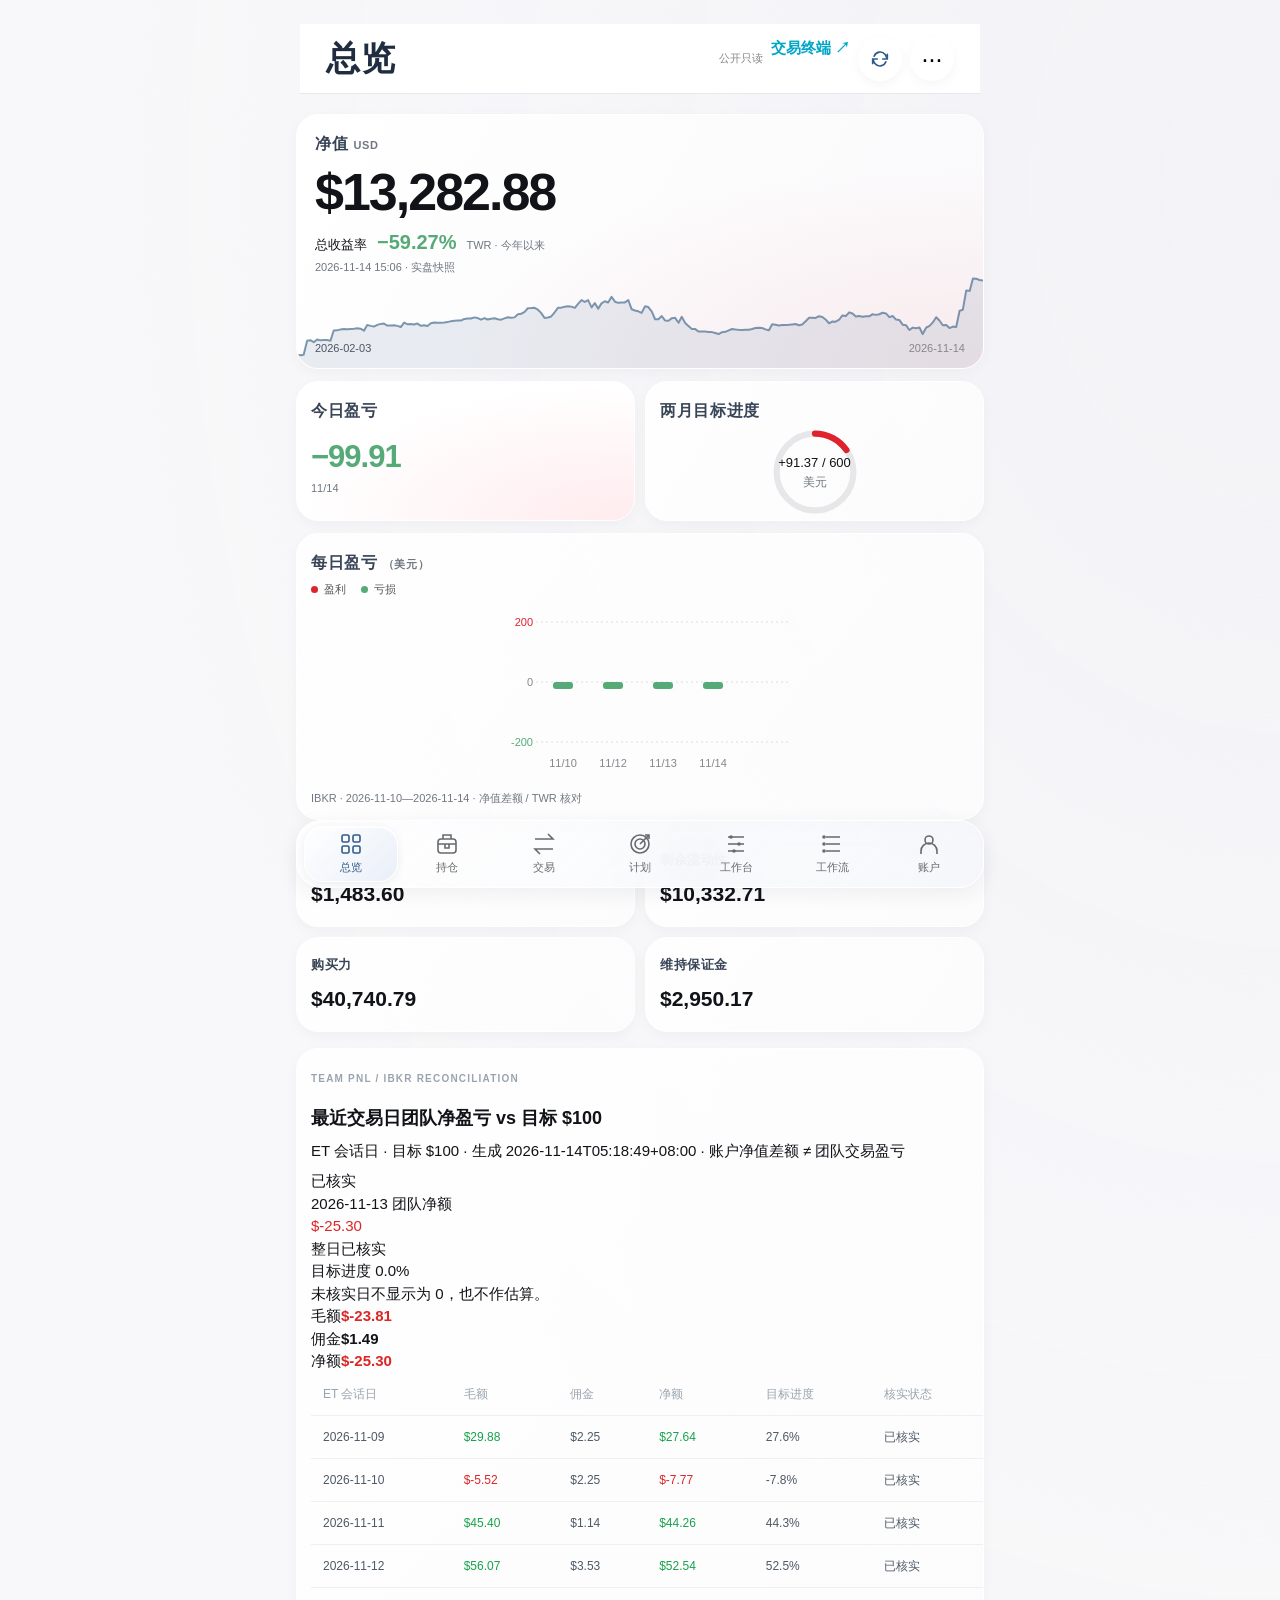
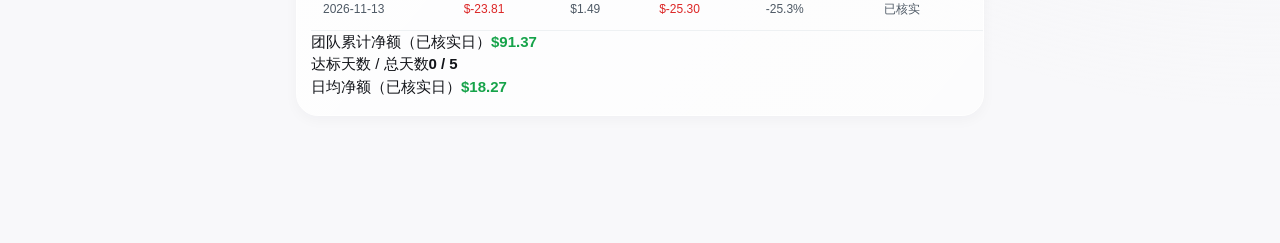
<file: index.html>
<!doctype html>
<html lang="zh-CN">
<head>
  <meta charset="utf-8">
  <meta name="viewport" content="width=device-width,initial-scale=1,viewport-fit=cover">
  <title>IBKR 回本看板</title>
  <link rel="icon" href="data:,">
  <link rel="stylesheet" href="workbench.css">
  <link rel="stylesheet" href="style.css">
  <style>
    .team-pnl-card{margin-top:16px}.team-pnl-table{overflow-x:auto}.team-pnl-row{display:grid;grid-template-columns:1.1fr repeat(3,minmax(92px,1fr)) 76px;gap:10px;align-items:center;padding:10px 0;border-bottom:1px solid #eceef1;font-variant-numeric:tabular-nums}.team-pnl-head{color:#8b96a0;font-size:11px}.team-pnl-row>span:not(:last-child),.team-pnl-row>b{text-align:right}.team-pnl-row>b{text-align:left}.team-pnl-row.unverified{background:#fff9ed}.team-pnl-row.unverified .team-status{color:#a16207}.team-pnl-row.verified .team-status{color:#16803d}.team-status{font-weight:700;font-size:11px}.team-pnl-card .source{margin-top:10px}
    @media(max-width:480px){.team-pnl-row{grid-template-columns:86px repeat(3,92px) 64px;font-size:12px;min-width:500px}.team-pnl-table{overflow-x:auto}}
  </style>
</head>
<body>
  <main>
    <header>
      <h1 id="heading">总览</h1>
      <div class="header-actions">
        <span class="readonly-note">公开只读</span><a href="workbench.html" style="color:#00a6c7;text-decoration:none;font-weight:700">交易终端 ↗</a>
        <button id="refresh" type="button" aria-label="重新加载数据" title="重新加载数据"><svg viewBox="0 0 24 24" aria-hidden="true"><path d="M20 7v5h-5M4 17v-5h5M5.6 9a7 7 0 0 1 12-2L20 12M4 12l2.4 5a7 7 0 0 0 12-2"/></svg></button>
        <button id="more" aria-label="查看账户">···</button>
      </div>
    </header>

    <section id="overview" class="page">
      <article class="card nav-card"><svg id="nav-curve" viewBox="0 0 340 150" preserveAspectRatio="none" role="img" aria-label="今年以来每日净值曲线"></svg><div class="label">净值 <small>USD</small></div><strong id="nav">—</strong><div class="return-row">总收益率 <strong id="total-return"></strong><small>TWR · 今年以来</small></div><div class="source" id="nav-source"></div><div class="between" id="history-range"></div></article>
      <div class="pair"><article class="card today"><div class="label">今日盈亏</div><strong id="pnl">—</strong><small id="pnl-date"></small></article><article class="card goal"><div class="label">两月目标进度</div><div class="ring"><svg viewBox="0 0 120 120"><circle cx="60" cy="60" r="49"/><circle id="ring-progress" cx="60" cy="60" r="49"/></svg><div><b id="goal-value">— / 600</b><small>美元</small></div></div></article></div>
      <article class="card chart-card"><div class="label">每日盈亏 <small>（美元）</small></div><div class="legend"><i class="red"></i>盈利 <i class="green"></i>亏损</div><div id="daily-chart"><div id="bubble" hidden></div><svg id="bars" viewBox="0 0 340 180" aria-label="每日盈亏柱状图"></svg></div><p class="source" id="daily-source"></p></article>
      <div id="overview-metrics" class="pair"></div>
      <section id="team-pnl" class="card team-pnl-card team-pnl-workbench" aria-labelledby="team-pnl-heading"><div class="team-pnl-heading"><div><span class="kicker">TEAM PNL / IBKR RECONCILIATION</span><h2 id="team-pnl-heading">最近交易日团队净盈亏 vs 目标 $100</h2><p id="team-pnl-subtitle">数据加载中</p></div><span id="team-pnl-badge" class="badge">只读</span></div><div id="team-pnl-hero"></div><div id="team-pnl-days" class="team-pnl-days"></div><div id="team-pnl-cumulative" class="team-pnl-cumulative"></div></section>
    </section>

    <section id="holdings" class="page" hidden><div class="section-heading">持仓快照 <small>账户数据截至 2026-11-10</small></div><div id="positions"></div></section>
    <section id="trades" class="page" hidden><div class="section-heading">最近成交 <small id="trade-count"></small></div><p class="source">北京时间（UTC+8）· USD · 分笔成交完整保留</p><div id="executions"></div><button id="trade-more" class="load-more">更多 · 查看更早成交</button><div id="older-executions"></div><p id="trade-source" class="source"></p></section>
    <section id="plan" class="page" hidden><div class="section-heading">今日交易计划 <small id="plan-date"></small></div><div id="trade-cards" class="pair"></div><div class="section-heading">六个月回本计划 <small>2026/11/10–2027/05/10</small></div><article class="card" id="plan6m"></article><details><summary>旧两月计划 · 已并入新计划（存档）</summary><div class="section-heading">两月计划 <small id="plan2000-status">已并入新计划</small></div><article class="card progress-card"><div class="progress-track"><div id="progress-fill"></div></div><div class="between"><span id="plan-progress">收益未录入</span><span>目标日期 12/30</span></div><h2>基准 $300–600</h2><p>挑战 $2,000 <span class="muted">· 1R = $30</span></p></article><div class="section-heading">周里程碑</div><article class="card" id="weeks"></article></details></section>

    <section id="workbench" class="page" hidden>
      <div class="wb-banner"><div><span class="eyebrow">TRADE JOURNAL / READ-ONLY</span><h2>交易工作台</h2><p>账户表现、交易节奏与风控资料集中在一个只读页面。</p></div><span class="readonly">只读</span></div>
      <p class="wb-local-note">交易台（行情/下单票/风控）只在本机运行：启动 D:\AI_WORK\codex_workspace\ibkr\workbench_v3\start_workbench.cmd 后打开本机地址</p>
      <div id="wb-status" role="status"></div><div id="wb-kpis" class="kpis"></div>
      <div class="charts"><section class="card radar-card"><div class="card-head"><div><span class="kicker">PERFORMANCE</span><h3>综合评分</h3></div><span class="hint">ⓘ</span></div><div id="wb-radar"></div><p class="footnote">各项按 0–100 归一化；资料不足的维度不计入综合分。</p></section><section class="card"><div class="card-head"><div><span class="kicker">ACCOUNT VALUE</span><h3>累计净值曲线</h3></div><span class="hint">ⓘ</span></div><div id="wb-navchart" class="chart"></div><div class="chart-divider"></div><div class="small-head">相对回撤 <span>按历史净值峰值计算</span></div><div id="wb-drawdown" class="drawdown"></div><p class="footnote">净值含资金流，不等同于投资收益。</p></section><section class="card"><div class="card-head"><div><span class="kicker">DAILY PERFORMANCE</span><h3>每日净盈亏</h3></div><span class="hint">ⓘ</span></div><div id="wb-dailychart" class="chart daily"></div><p class="footnote">账户口径 · 净值差额 / TWR 核对；空缺为待更新。</p></section></div>
      <div class="progress-grid"><section class="card" id="wb-recovery"><div class="card-head"><div><span class="kicker">SIX-MONTH PLAN</span><h3>六个月回本进度</h3></div><span class="hint">目标 $17,989</span></div><div id="wb-recovery-content"></div></section><section class="card" id="wb-risk"><div class="card-head"><div><span class="kicker">RISK MANAGEMENT</span><h3>风控状态</h3></div><span id="wb-risk-badge"></span></div><div id="wb-risk-content"></div></section></div>
      <div class="bottom-grid"><section class="card" id="wb-calendar"><div class="card-head"><div><span class="kicker">TRADING CALENDAR</span><h3 id="wb-month-title"></h3></div><div class="month-controls"><button id="wb-prev" aria-label="上个月">‹</button><button id="wb-next" aria-label="下个月">›</button></div></div><div id="wb-calendar-content"></div></section><section class="card" id="wb-tonight"><div class="card-head"><div><span class="kicker">ACTIVITY</span><h3>团队已平仓交易</h3></div><span class="hint">与“交易”页明细互补</span></div><div id="wb-recent"></div><div id="wb-trade-stats" class="footnote"></div></section></div>
      <section class="card detail" id="wb-plan"><div class="card-head"><div><span class="kicker">TRADE PLAN</span><h3>今晚计划</h3></div></div><div id="wb-tonight-content" class="scroll"></div></section>
      <section class="card detail" id="wb-holdings"><div class="card-head"><div><span class="kicker">POSITIONS</span><h3>原有持仓 <span class="readonly">只读 · 不动</span></h3></div></div><div id="wb-holdings-content" class="scroll"></div></section>
      <section class="card detail" id="wb-team"><div class="card-head"><div><span class="kicker">WORKFLOW</span><h3>团队分工与定时任务</h3></div></div><div class="team-grid"><div><h4>团队分工</h4><div class="people"><div><b>卡卡</b><span>总协调 / 审批挂单</span></div><div><b>短线分析</b><span>技术面关键位</span></div><div><b>消息面</b><span>催化剂新闻</span></div><div><b>风控</b><span>仓位与止损纪律</span></div><div><b>盯盘</b><span>价位提醒</span></div><div><b>Codex 管家</b><span>插件取数、看板更新</span></div></div></div><div><h4>定时任务 <small>上海时间</small></h4><div class="timeline"><p><b>08:00</b> 隔夜结果汇报</p><p><b>08:30</b> 插件同步</p><p><b>21:00</b> 插件同步</p><p><b>22:40</b> 开盘安排</p></div><p class="footnote">计划时间，不代表任务已启用。</p></div></div></section>
    </section>

<section id="workflow" class="page" hidden><div class="section-heading">操作工作流 <small>只读看板 SOP</small></div><div class="pair workflow-summary"><article class="card"><div class="label">数据边界</div><p>公开站只展示已同步的账户、成交、计划与风控记录，不提供行情、登录或交易接口。</p><p>所有未核实值保持“待更新”，不以 0 或估算值替代。</p></article><article class="card"><div class="label">节奏 · 北京时间</div><p>交易日约 20:00 开始夜盘值守，成交即时报；盘前、收盘后同步看板。</p><p>每天 08:30 私聊日报；周六周复盘代替早报。</p></article></div><div class="section-heading">七步时间线</div><div class="workflow-timeline"><article class="card workflow-step"><span class="step-number">1</span><h2>盘前研究与计划</h2><ul><li>候选与风险假设由团队研究后汇总，形成当日只读计划记录。</li><li>2026-10-30 至 2026-12-30：基准 $300–600，挑战 $2,000；1R = $30。</li><li>只统计团队经 CEO 核准后记录的成交；用户本人交易不计入两月进度。</li></ul><button data-goto="plan">查看今日交易计划 →</button></article><article class="card workflow-step"><span class="step-number">2</span><h2>会话与数据</h2><ul><li>公开页不承载账户登录、挑战码、行情或交易会话。</li><li>看板只读取已生成的 JSON 快照，并保留数据更新时间。</li><li>会话或数据不健康时，页面只显示状态，不推断结果。</li></ul></article><article class="card workflow-step"><span class="step-number">3</span><h2>核准记录</h2><ul><li>计划、成交与风控记录按既定审批流程留痕。</li><li>公开页面不包含交易接口、提交动作或可执行控件。</li><li>每晚最多 2 笔；日亏损上限 $60；长期持仓 QQQ 与 GOOGL 保持不动。</li></ul></article><article class="card workflow-step"><span class="step-number">4</span><h2>盘中值守</h2><ul><li>交易日约 20:00（北京时间）开始夜盘值守；成交或故障立刻汇报。</li><li>盈利与风险变化在本地工作流中记录，公开站只展示结果。</li></ul></article><article class="card workflow-step"><span class="step-number">5</span><h2>看板同步</h2><ul><li>盘前、收盘后同步净值、持仓和盈亏到回本页。</li><li>同步任务只更新现有 JSON 与合并后的 index.html 数据模块。</li></ul></article><article class="card workflow-step"><span class="step-number">6</span><h2>盘后复盘</h2><ul><li>对照计划与实际成交；已实现盈亏按标的拆开看来源。</li><li>每天 08:30 私聊汇报账户结果和计划进度；周六由周复盘代替早报。</li></ul><button data-goto="trades">查看最近成交 →</button><button data-goto="account" data-target="source-card">查看盈亏来源 / 复盘 →</button></article><article class="card workflow-step"><span class="step-number">7</span><h2>每周复盘</h2><ul><li>周六用周复盘代替早报。</li><li>历史账单复盘：1x 正股历史胜率较好；主要亏损来自 2x ETF 追高与死扛。历史复盘不代表当前胜率。</li></ul><button data-goto="account" data-target="legacy-review">查看旧版账单复盘 →</button></article></div></section>
    <section id="account" class="page" hidden><div class="section-heading">账户指标 <small>USD</small></div><article class="card" id="account-metrics"></article><div class="section-heading">分析亏损和盈利来源</div><article class="card" id="source-card"><p class="source">IBKR 今年以来成交 · 按标的汇总券商已实现盈亏；不含未实现盈亏，不等同账户总收益。</p><p class="src-net">已实现净额 <b id="source-total">—</b></p><h3 class="donut-title">盈利来源</h3><div class="donut-wrap"><svg id="profit-donut" class="src-donut" viewBox="0 0 120 120" role="img" aria-label="已实现盈利来源环形图"></svg><div class="donut-center"><small>盈利合计</small><b id="profit-total">—</b></div></div><div id="profit-legend" class="src-legend"></div><h3 class="donut-title">亏损来源</h3><div class="donut-wrap"><svg id="loss-donut" class="src-donut" viewBox="0 0 120 120" role="img" aria-label="已实现亏损来源环形图"></svg><div class="donut-center"><small>亏损合计</small><b id="loss-total">—</b></div></div><div id="loss-legend" class="src-legend"></div><button id="source-more" class="load-more" aria-expanded="false">更多 · 查看全部标的明细</button><div id="source-detail" hidden><h2>已实现亏损来源</h2><div id="loss-sources"></div><h2>已实现盈利来源</h2><div id="profit-sources"></div></div><details id="legacy-review"><summary>旧版账单复盘</summary><p>旧版记录：1x 正股（META / GOOG / TSLA / DELL）历史胜率高；主要亏损来自 2x ETF 追高与死扛。</p><p class="source">恢复自 site_bak_redo/index.html 的账单教训与已实现来源模块。属于历史复盘，不代表当前胜率；上方数值已用本次真实成交更新。</p></details></article></section>
    <p id="status" role="status"></p><div id="refresh-toast" role="status" aria-live="polite" hidden></div>
  </main>
  <nav class="tabs" aria-label="主导航"><button data-page="overview" aria-selected="true"><svg viewBox="0 0 24 24"><rect x="3" y="3" width="7" height="7" rx="1.5"/><rect x="14" y="3" width="7" height="7" rx="1.5"/><rect x="3" y="14" width="7" height="7" rx="1.5"/><rect x="14" y="14" width="7" height="7" rx="1.5"/></svg>总览</button><button data-page="holdings"><svg viewBox="0 0 24 24"><rect x="3" y="7" width="18" height="14" rx="3"/><path d="M8 7V3h8v4M3 12h18M10 12v4h4v-4"/></svg>持仓</button><button data-page="trades"><svg viewBox="0 0 24 24"><path d="M3 7h18l-5-5M21 17H3l5 5"/></svg>交易</button><button data-page="plan"><svg viewBox="0 0 24 24"><circle cx="12" cy="12" r="9"/><circle cx="12" cy="12" r="5"/><path d="m12 12 9-9M17 3h4v4"/></svg>计划</button><button data-page="workbench"><svg viewBox="0 0 24 24"><path d="M4 5h16M4 12h16M4 19h16"/><circle cx="7" cy="5" r="1"/><circle cx="15" cy="12" r="1"/><circle cx="10" cy="19" r="1"/></svg>工作台</button><button data-page="workflow"><svg viewBox="0 0 24 24"><path d="M5 5h14M5 12h14M5 19h14"/><circle cx="3" cy="5" r="1"/><circle cx="3" cy="12" r="1"/><circle cx="3" cy="19" r="1"/></svg>工作流</button><button data-page="account"><svg viewBox="0 0 24 24"><circle cx="12" cy="8" r="4"/><path d="M4 22v-3a8 8 0 0 1 16 0v3"/></svg>账户</button></nav>
  <script src="app.js"></script><script src="workbench.js"></script>
</body>
</html>
</file>
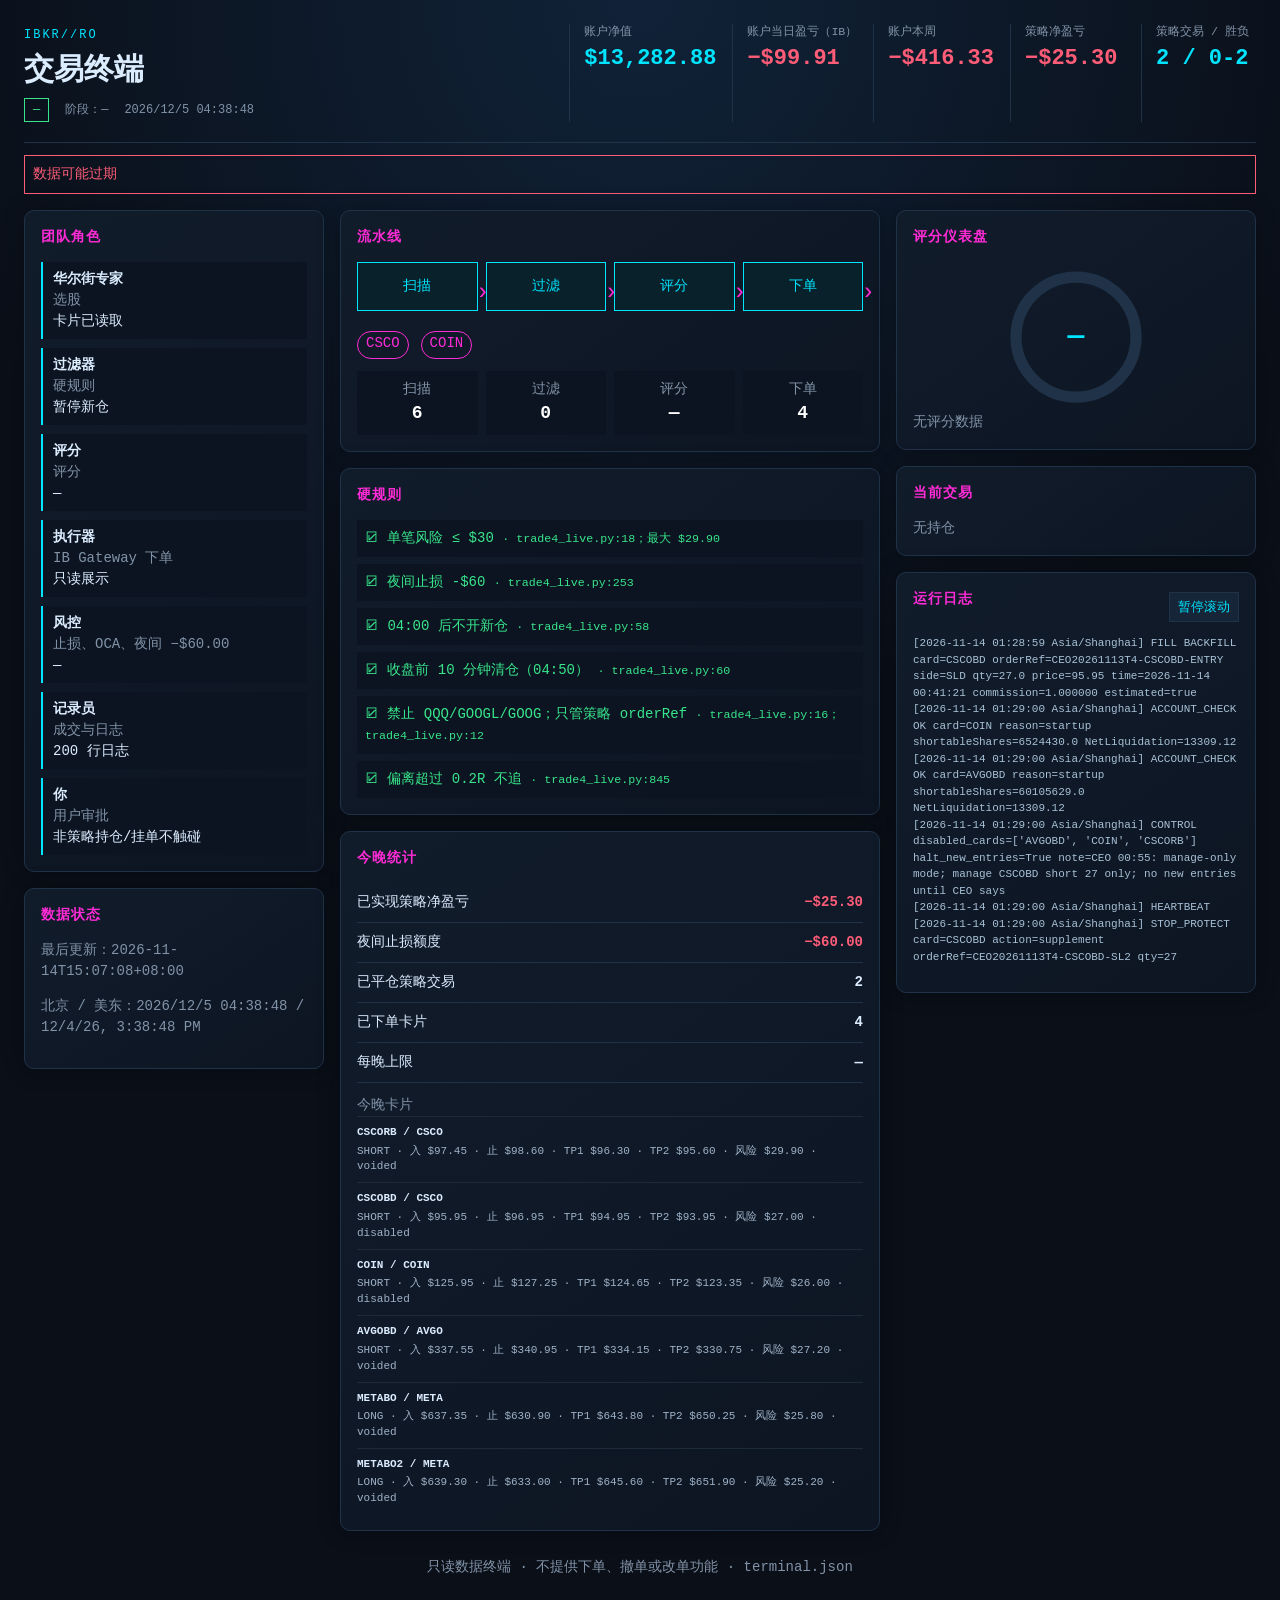
<file: workbench.html>
<!doctype html><html lang="zh-CN"><head><meta charset="utf-8"><meta name="viewport" content="width=device-width,initial-scale=1"><title>交易终端 · IBKR</title><link rel="stylesheet" href="workbench_v2.css"></head><body><main><header class="top"><div><span class="logo">IBKR//RO</span><h1>交易终端</h1><div class="sub"><span id="runnerStatus">—</span><span id="phase">阶段：—</span><span id="clock">—</span></div></div><div class="headline"><div><small>账户净值</small><b id="nav">—</b></div><div><small>账户当日盈亏（IB）</small><b id="today">—</b></div><div><small>账户本周</small><b id="week">—</b></div><div><small>策略净盈亏</small><b id="strategyNet">—</b></div><div><small>策略交易 / 胜负</small><b id="stats">—</b></div></div></header><div id="stale" class="stale" hidden>数据可能过期</div><section class="grid"><aside><section class="panel"><h2>团队角色</h2><div id="roles" class="roles"></div></section><section class="panel"><h2>数据状态</h2><p class="muted">最后更新：<span id="updated">—</span></p><p class="muted">北京 / 美东：<span id="tz">—</span></p></section></aside><section class="center"><section class="panel"><h2>流水线</h2><div id="pipeline" class="pipeline"></div><div id="counts" class="counts"></div></section><section class="panel"><h2>硬规则</h2><div id="rules" class="rules"></div></section><section class="panel"><h2>今晚统计</h2><div id="tonight"></div><div id="cards" class="card-list"></div></section></section><aside><section class="panel"><h2>评分仪表盘</h2><div class="score"><svg viewBox="0 0 120 120"><circle cx="60" cy="60" r="48" class="track"></circle><circle id="scoreArc" cx="60" cy="60" r="48" class="arc"></circle></svg><b id="score">—</b></div><div id="scoreItems" class="score-items"></div></section><section class="panel"><h2>当前交易</h2><div id="trade">—</div></section><section class="panel log-panel"><div class="log-head"><h2>运行日志</h2><button id="pause">暂停滚动</button></div><pre id="logs">—</pre></section></aside></section><footer>只读数据终端 · 不提供下单、撤单或改单功能 · <span id="source">terminal.json</span></footer></main><script src="workbench_v2.js"></script></body></html>
</file>
<file: workbench.css>
:root{font-family:Inter,-apple-system,BlinkMacSystemFont,"Microsoft YaHei",sans-serif;color:#202733;background:#f5f7f9;font-size:14px}*{box-sizing:border-box}body{margin:0}a{color:inherit;text-decoration:none}.sidebar{position:fixed;inset:0 auto 0 0;width:205px;background:#fff;border-right:1px solid #e5e9ee;display:flex;flex-direction:column;z-index:2}.brand{height:69px;display:flex;align-items:center;gap:10px;padding:0 22px;font-weight:750;border-bottom:1px solid #edf0f2}.brand-icon{font-size:26px;color:#16a34a}.sidebar nav{padding:17px 10px;display:grid;gap:4px}.sidebar nav a{height:44px;display:flex;align-items:center;gap:12px;padding:0 13px;color:#77818e;border-radius:8px;font-size:16px}.sidebar nav a span{font-size:14px}.sidebar nav a:hover,.sidebar nav a.active{background:#eaf7ee;color:#15803d;font-weight:650}.sidebar-foot{margin-top:auto;padding:22px;color:#9aa3ad;font-size:12px;line-height:2;border-top:1px solid #edf0f2}.sidebar-foot a{color:#4a7660}.shell{margin-left:205px}header{height:70px;padding:0 26px;background:#fff;border-bottom:1px solid #e5e9ee;display:flex;align-items:center;justify-content:space-between}h1,h2,h3,h4,p{margin:0}h1{font-size:18px;margin-top:3px}.eyebrow,.kicker{font-size:10px;font-weight:700;letter-spacing:.12em;color:#9aa4ae}.header-right{display:flex;align-items:center;gap:9px;color:#87919d;font-size:12px}.live-dot{width:7px;height:7px;background:#16a34a;border-radius:50%}.readonly,.period{border:1px solid #e2e8e5;border-radius:6px;padding:6px 9px;font-size:11px;color:#63836f;background:#f6faf7}main{padding:23px 25px 40px;max-width:1800px;margin:auto}.section-top{display:flex;align-items:end;justify-content:space-between;margin-bottom:17px}.section-top h2{font-size:20px}.section-top p{font-size:12px;color:#98a2ad;margin-top:5px}.period{color:#87919d;background:#fff}.kpis{display:grid;grid-template-columns:repeat(5,minmax(0,1fr));gap:12px}.card,.kpi{background:#fff;border:1px solid #e6eaed;border-radius:11px;box-shadow:0 2px 8px rgba(24,39,52,.035)}.kpi{padding:17px;min-height:145px;min-width:0}.label{font-size:11px;color:#8a96a1;letter-spacing:.04em}.kpi strong{display:block;font-size:24px;margin:15px 0 6px;letter-spacing:-.03em}.kpi small,.muted,.footnote{font-size:11px;color:#98a2ad;line-height:1.6}.green{color:#16a34a}.red{color:#dc2626}.blue{color:#1795d4}.kpi-flex{display:flex;align-items:center;gap:12px;margin-top:12px}.ring{width:68px;height:68px;flex:none}.ring text{font-size:14px;font-weight:700;fill:#28303b}.charts{display:grid;grid-template-columns:1fr 1fr 1fr;gap:12px;margin-top:12px}.card{padding:18px;min-width:0}.card-head{display:flex;justify-content:space-between;align-items:flex-start;gap:10px;margin-bottom:15px}.card-head h3{font-size:15px;margin-top:5px}.hint{color:#a3adb7;font-size:11px}.chart svg,.drawdown svg,#radar svg{display:block;width:100%;height:100%}.chart{height:205px}.daily{height:290px}.drawdown{height:72px}.chart-divider{height:1px;background:#eef1f3;margin:12px 0}.small-head{font-size:10px;color:#98a2ad;letter-spacing:.05em}.small-head span{float:right;letter-spacing:0}.footnote{margin-top:10px}#radar{height:290px}.progress-grid{display:grid;grid-template-columns:2fr 1fr;gap:12px;margin-top:12px}.progress-main{display:flex;justify-content:space-between;align-items:end;margin:12px 0}.progress-main strong{font-size:23px}.progress-main span{color:#98a2ad;font-size:12px}.bar{height:7px;background:#edf1f3;border-radius:10px;overflow:hidden;margin:9px 0}.bar i{display:block;height:100%;background:#16a34a;border-radius:10px}.bar.redbar i{background:#dc2626}.milestones{display:grid;grid-template-columns:repeat(6,1fr);gap:5px;margin:16px 0}.milestones div{border-left:2px solid #e6ece9;padding-left:8px;color:#8b96a0;font-size:10px}.milestones b{display:block;color:#56616d;margin-top:5px;font-size:11px}.progress-pairs{display:flex;gap:30px;margin-top:12px;font-size:12px;color:#8b96a0}.progress-pairs b{color:#28303b;margin-left:5px}.risk-row{margin:15px 0}.risk-row div{display:flex;justify-content:space-between;font-size:12px}.badge{border-radius:5px;padding:5px 8px;font-size:11px;background:#eaf7ee;color:#16a34a}.badge.bad{background:#fdf0f0;color:#dc2626}.bottom-grid{display:grid;grid-template-columns:2fr 1fr;gap:12px;margin-top:12px}.month-controls{display:flex;gap:5px}.month-controls button{width:44px;height:44px;border:1px solid #e8edef;border-radius:7px;background:#fff;color:#6e7985;font-size:20px;cursor:pointer}.calendar-grid{display:grid;grid-template-columns:repeat(7,minmax(0,1fr)) 74px;gap:4px}.weekday{font-size:11px;color:#98a2ad;padding:6px}.day,.week-total{min-height:65px;background:#f8fafb;border-radius:5px;padding:7px;font-size:11px;color:#99a3ad}.day.win{background:#e6f5e9}.day.loss{background:#fceaea}.day b,.week-total b{display:block;margin-top:6px;font-size:11px}.day small,.week-total small{display:block;font-size:10px;margin-top:3px}.week-total{text-align:right;background:#fff}.recent-row{display:grid;grid-template-columns:48px 1fr auto;gap:8px;align-items:center;padding:11px 0;border-bottom:1px solid #f0f2f4;font-size:12px}.pill{font-size:10px;font-weight:700;border-radius:5px;padding:5px;text-align:center;background:#eaf7ee;color:#16a34a}.pill.loss{background:#fceaea;color:#dc2626}.recent-row small{display:block;color:#a0aab4;margin-top:3px}.recent-amount{text-align:right}.detail{margin-top:12px}.scroll{overflow:auto}table{width:100%;border-collapse:collapse;min-width:680px;font-size:12px}td,th{text-align:left;padding:12px;border-bottom:1px solid #eef1f3;vertical-align:top}th{color:#9aa4ae;font-weight:500}td{color:#4e5965}.team-grid{display:grid;grid-template-columns:2fr 1fr;gap:35px}h4{font-size:13px;margin:8px 0 15px}h4 small{color:#a0aab4;font-weight:400}.people{display:grid;grid-template-columns:repeat(3,1fr);gap:10px}.people div{background:#f8fafb;padding:12px;border-radius:7px}.people b,.people span{display:block;font-size:12px}.people span{color:#98a2ad;margin-top:6px}.timeline{border-left:2px solid #d8eee0;padding-left:18px}.timeline p{padding:6px 0;color:#6d7883;font-size:12px}.timeline b{color:#16a34a;margin-right:10px}.mobile-nav{display:none}#status:not(:empty){padding:12px;color:#dc2626}svg text{font-family:inherit}.empty{color:#a2abb5;font-size:12px;padding:20px 0}@media(max-width:1100px){.charts{grid-template-columns:repeat(2,1fr)}.charts .card:last-child{grid-column:span 2}.daily{height:220px}.kpis{grid-template-columns:repeat(3,1fr)}}@media(max-width:767px){.sidebar{display:none}.shell{margin:0}header{height:66px;padding:0 16px}.eyebrow{font-size:9px}.header-right{font-size:10px}.header-right .readonly{display:none}main{padding:20px 12px 90px}.kpis{grid-template-columns:repeat(2,minmax(0,1fr));gap:9px}.kpi{padding:14px;min-height:140px}.kpi strong{font-size:21px}.charts,.progress-grid,.bottom-grid{grid-template-columns:1fr;gap:10px;margin-top:10px}.charts .card:last-child{grid-column:auto}.card{padding:15px}.chart{height:205px}.daily{height:230px}#radar{height:270px}.milestones{grid-template-columns:repeat(3,1fr);row-gap:14px}.calendar-grid{grid-template-columns:repeat(7,minmax(0,1fr)) 46px;gap:2px}.day,.week-total{min-height:58px;padding:4px;font-size:10px;overflow:hidden}.day b,.week-total b{font-size:9px}.weekday{padding:3px;font-size:10px}.team-grid{grid-template-columns:1fr;gap:15px}.people{grid-template-columns:repeat(2,1fr)}.mobile-nav{display:flex;position:fixed;bottom:0;left:0;right:0;height:68px;background:#fff;border-top:1px solid #e5eaed;z-index:3;justify-content:space-around;padding-bottom:env(safe-area-inset-bottom)}.mobile-nav a{display:flex;min-width:55px;min-height:44px;align-items:center;justify-content:center;flex-direction:column;gap:3px;font-size:17px;color:#84909a}.mobile-nav a:first-child{color:#16a34a}.mobile-nav span{font-size:10px}}
/* 2026-11-13 reconciliation: numeric columns use tabular figures and retain horizontal scrolling on narrow screens. */
.team-pnl-workbench,.team-day-table{font-variant-numeric:tabular-nums}
</file>
<file: style.css>
:root{--red:#df232e;--green:#56aa77;--blue:#3478ed;--muted:#85878b;--ink:#111318}*{box-sizing:border-box;min-width:0}body{margin:0;background:radial-gradient(at 100% 10%,#f3f3f7,transparent 65%),#f8f8fa;color:var(--ink);font:15px/1.5 -apple-system,BlinkMacSystemFont,"Segoe UI","Microsoft YaHei","PingFang SC",sans-serif}main{max-width:720px;margin:auto;padding:30px 16px 115px}header{display:flex;align-items:center;justify-content:space-between;margin:0 4px 20px}h1{font-size:34px;line-height:1.2;margin:0;letter-spacing:1px}button{font:inherit;cursor:pointer}header button{border:1px solid white;background:#ffffffa8;box-shadow:0 4px 12px #2020300a;border-radius:50%;width:42px;height:42px;font-size:25px;line-height:20px}h2{font-size:18px;margin:16px 0 3px}p{margin:8px 0}.card{background:linear-gradient(130deg,#ffffffed,#ffffffa0);border:1px solid #fff;border-radius:22px;padding:17px 14px;margin:12px 0;box-shadow:0 4px 14px #25253709;overflow:hidden}.label{font-size:16px;color:#4d4f53}.nav-card{height:210px;padding:20px;position:relative;background:radial-gradient(ellipse at 96% 95%,#f7e4e7aa,transparent 55%),linear-gradient(120deg,#fff,#faf9fb)}.nav-card>strong{display:block;font-size:52px;letter-spacing:-2px;line-height:1.25;margin-top:13px;font-weight:650}.source,small{font-size:11px;color:var(--muted)}.nav-foot{display:flex;justify-content:space-between;font-size:11px;color:var(--muted);margin-top:18px}.pair{display:grid;grid-template-columns:1fr 1fr;gap:10px}.pair>.card{margin:0}.today,.goal{height:154px}.today{background:radial-gradient(ellipse at 95% 100%,#ffe5e8bb,transparent 70%),#fff}.today>strong{display:block;font-size:31px;letter-spacing:-1px;margin-top:20px;line-height:1.2}.today>small{display:block;margin-top:5px}.profit{color:var(--red)}.loss{color:var(--green)}.ring{width:106px;height:106px;margin:2px auto 0;position:relative}.ring svg{width:100%;height:100%;transform:rotate(-90deg)}.ring circle{fill:none;stroke:#e7e7e9;stroke-width:8}.ring #ring-progress{stroke:var(--red);stroke-linecap:round;stroke-dasharray:0 308}.ring>div{position:absolute;inset:0;display:flex;flex-direction:column;align-items:center;justify-content:center}.ring b{font-size:15px;font-weight:500}.ring small{font-size:12px}.chart-card{margin-top:12px;padding-bottom:12px}.legend{display:flex;align-items:center;gap:6px;font-size:11px;color:#555;margin-top:6px}.legend i{width:7px;height:7px;border-radius:50%}.legend .green{margin-left:9px}.red{background:var(--red)}.green{background:var(--green)}#daily-chart{position:relative;margin-top:4px}#bars{width:100%;display:block;overflow:visible}#bars text{font:11px sans-serif;fill:#85878b}#bars .bar{cursor:pointer;transition:opacity .2s,transform .2s}#bars.selected .bar{opacity:.2}#bars.selected .bar.active{opacity:1}#bubble{position:absolute;z-index:2;left:50%;top:0;transform:translateX(-50%);background:#fff;padding:6px 12px;border-radius:12px;box-shadow:0 4px 15px #0001;font-size:13px;pointer-events:none;color:var(--red)}.tabs{position:fixed;z-index:5;bottom:max(12px,env(safe-area-inset-bottom));left:50%;transform:translateX(-50%);width:calc(100% - 32px);max-width:688px;display:grid;grid-template-columns:repeat(6,minmax(0,1fr));gap:2px;padding:5px 7px;background:#fffffff0;border:1px solid white;border-radius:25px;box-shadow:0 5px 20px #25253712;backdrop-filter:blur(15px)}.tabs button{border:0;background:transparent;color:#68696d;border-radius:19px;display:flex;align-items:center;flex-direction:column;gap:3px;min-height:56px;justify-content:center;font-size:12px}.tabs svg{width:24px;height:24px;fill:none;stroke:currentColor;stroke-width:1.6}.tabs button:first-child svg{fill:currentColor;stroke:none}.tabs button[aria-selected=true]{color:var(--red);background:#fce9ec}.tabs button[data-page=plan][aria-selected=true]{color:var(--blue);background:#edf2ff}.section-heading{font-size:18px;margin:23px 3px 12px;display:flex;align-items:center;justify-content:space-between}.section-heading:first-child{margin-top:0}.section-heading small{font-size:12px}.ticker{display:flex;align-items:center;gap:8px}.ticker b{background:#191a1d;color:white;border-radius:10px;padding:12px 7px;font-size:13px}.trade-card{padding:13px 10px;background:linear-gradient(130deg,#fff0f2,#fff)}.trade-card:nth-child(2){background:linear-gradient(130deg,#edf7f0,#fff)}.trade-card .ticker span{font-size:13px}.prices{display:grid;grid-template-columns:repeat(3,1fr);text-align:center;gap:2px;border-top:1px solid #ddd;margin-top:15px;padding-top:12px}.prices small{display:block;font-size:11px}.prices span{font-size:12px}.trade-card footer{font-size:11px;color:var(--green);text-align:center;margin-top:17px}.progress-card{background:linear-gradient(130deg,#f6f9ff,#fff)}.progress-track{height:16px;background:#e9ecf2;border-radius:20px;margin:2px 0 12px;overflow:hidden}#progress-fill{height:100%;background:var(--blue);transform-origin:left;transform:scaleX(0)}.between{display:flex;justify-content:space-between;font-size:11px;color:var(--blue)}.between span+span{color:var(--muted)}.muted{color:var(--muted)}#win-rate{font-size:13px}.week{display:flex;align-items:center;gap:10px;padding:12px 0;border-bottom:1px solid #eee;font-size:13px}.week:last-child{border:0}.week:before{content:'';width:14px;height:14px;border:1px solid #cbd2df;border-radius:50%;flex-shrink:0}.week small{margin-left:auto;text-align:right}.position{display:flex;justify-content:space-between;align-items:center}.position strong{font-size:19px}.position small{display:block}.metric{display:flex;justify-content:space-between;padding:9px 0;border-bottom:1px solid #eee}.raw{white-space:pre-wrap;overflow-wrap:anywhere;font:12px/1.7 inherit}summary{cursor:pointer;font-size:14px;min-height:26px}details[open]>summary{margin-bottom:12px}a{color:var(--blue)}[hidden]{display:none!important}:focus-visible{outline:2px solid var(--blue);outline-offset:4px}button:active{transform:scale(.97)}@media(prefers-reduced-motion:reduce){}@media(min-width:600px){main{padding-top:40px}.nav-card{height:240px}.nav-card>strong{font-size:64px}.today,.goal{height:175px}}

.week>div>small{display:block;margin:3px 0 0;text-align:left}

/* Mobile bounds and compact cards. */
.card{overflow-wrap:anywhere}.nav-card{height:174px;padding:17px 20px;isolation:isolate}.nav-card>strong{font-size:clamp(39px,12vw,52px);margin-top:7px}.nav-foot{margin-top:9px}.nav-card>:not(svg){position:relative;z-index:1}#nav-curve{position:absolute;inset:40px 0 8px;width:100%;height:120px;z-index:0;opacity:.30;pointer-events:none}#nav-curve path{fill:none;stroke:#438c62;stroke-width:3;stroke-linejoin:round}.nav-card strong{text-shadow:0 1px 6px white}.today,.goal{height:140px}.today>strong{margin-top:15px}.ring{width:94px;height:94px}.ring b{font-size:13px}.tabs{grid-template-columns:repeat(6,minmax(0,1fr))}.tabs button{font-size:11px}#trade-cards{display:block}.trade-card{padding:14px}.plan-row{display:grid;grid-template-columns:62px minmax(0,1fr);gap:8px;border-top:1px solid #ececef;margin-top:9px;padding-top:9px;font-size:12px;line-height:1.65}.plan-row small{font-size:12px;color:#74767b}.ticker span{font-weight:600}.section-heading{gap:8px;flex-wrap:wrap}.metric{gap:10px;flex-wrap:wrap}.metric b,.position strong{font-variant-numeric:tabular-nums}.position{gap:10px}.between{gap:8px;flex-wrap:wrap}#bars{max-height:110px}summary{overflow-wrap:anywhere}.source:empty{display:none}.week>div{flex:1}.week>small{flex-shrink:0}main{padding-top:24px}#pnl-date{font-size:10px}.nav-foot span{display:none}

#overview-metrics{margin-top:12px;row-gap:10px}#overview-metrics .label{font-size:13px}#overview-metrics strong{display:block;font-size:21px;margin-top:8px}.plan-row{line-height:1.55}#trade-cards .trade-card{margin-bottom:12px}

/* FIX4: physical touch targets and immediate chart feedback. */
#more{width:44px;height:44px;min-width:44px;min-height:44px}button,a,summary{min-width:44px;min-height:44px}#pnl-date{font-size:11px}.neutral{color:var(--muted)}#bars{max-height:none;height:180px}#bars text{fill:currentColor}#bars .bar{pointer-events:none;transition:none}#bars .bar-hit{cursor:pointer;fill:transparent}#bars.selected .bar{opacity:.3}#bars.selected .active .bar{opacity:1}#bubble{white-space:nowrap;max-width:100%;font-variant-numeric:tabular-nums}#daily-source{line-height:1.6;margin-bottom:0}

#bubble.profit{color:var(--red)}#bubble.loss{color:var(--green)}#bubble.neutral{color:var(--muted)}

/* FIX5: readable hierarchy and full historical chart. */
:root{--muted:#727680}.label{color:#394557;font-weight:600}.section-heading{color:#29394e;font-weight:650}h1{color:#202d41}.source,small{color:#707782}.tabs button[aria-selected=true]{color:#315b8a;background:#eaf0f8}.tabs button:first-child svg{fill:none;stroke:currentColor;stroke-width:1.6}.nav-card{height:174px}.history-card #nav-curve{position:static;display:block;width:100%;height:150px;opacity:1;pointer-events:auto}.history-card #nav-curve path{stroke:#547697;stroke-width:2;fill:none}.return-row{display:flex;align-items:baseline;gap:10px;margin-top:12px;font-size:13px;flex-wrap:wrap}.return-row strong{font-size:26px}.return-row small{font-size:11px}.history-card .between{color:#707782}.load-more{width:100%;border:1px solid #d3dce7;border-radius:14px;background:#edf2f8;color:#315b8a;padding:12px;margin:10px 0}.execution .between{font-size:16px;color:#27384b}.execution .side{font-size:12px;color:#576c85}.execution-pnl{display:flex;justify-content:space-between;gap:8px;margin:12px 0 6px;font-size:13px}.execution small{display:block}details{margin-top:18px}summary{display:flex;align-items:center;color:#315b8a}#account details p{font-size:13px;line-height:1.7}
:root{--muted:#85878b}
.section-heading>svg,.history-card>.label>svg{width:18px;height:18px;flex-shrink:0;fill:none;stroke:#547697;stroke-width:1.6;stroke-linecap:round;stroke-linejoin:round}.section-heading{justify-content:flex-start}.section-heading small{margin-left:auto}.history-card>.label{display:flex;align-items:center;gap:8px}

/* FIX6: merged NAV card, donut sources, compact trades, ticker logos. */
.nav-card{height:auto;min-height:220px;padding:17px 18px 12px;position:relative;isolation:isolate}.nav-card>:not(svg){position:relative;z-index:1}.nav-card #nav-curve{position:absolute;left:0;right:0;bottom:0;top:auto;inset:auto 0 0 0;width:100%;height:120px;opacity:1;z-index:0;pointer-events:none}.nav-card #nav-curve .area{fill:#547697;fill-opacity:.13;stroke:none}.nav-card #nav-curve .line{fill:none;stroke:#547697;stroke-width:2;vector-effect:non-scaling-stroke;stroke-opacity:.75}.nav-card>strong{margin-top:4px}.nav-card .return-row{margin-top:2px}.nav-card .return-row strong{font-size:20px}.nav-card #history-range{margin-top:34px;color:#4d5563}.nav-card .source{margin-top:2px}
.donut-wrap{position:relative;width:180px;height:180px;margin:8px auto 6px}.src-donut{width:100%;height:100%;transform:rotate(-90deg)}.src-donut circle{fill:none;stroke-width:16}.src-donut .track{stroke:#eceef1}.donut-center{position:absolute;inset:0;display:flex;flex-direction:column;align-items:center;justify-content:center}.donut-center b{font-size:20px;font-variant-numeric:tabular-nums}.legend-row{display:grid;grid-template-columns:10px minmax(0,1fr) auto auto;align-items:center;gap:8px;padding:7px 0;border-bottom:1px solid #eee;font-size:13px}.legend-row:last-child{border:0}.legend-row i{width:10px;height:10px;border-radius:50%}.legend-row strong{font-variant-numeric:tabular-nums}#source-detail h2{font-size:15px}
.execution{padding:9px 12px;margin:7px 0;border-radius:16px}.ex-head{display:flex;align-items:center;gap:8px;font-size:14px}.ex-head b{color:#27384b}.ex-head .side{font-size:11px;padding:1px 6px;border-radius:6px;background:#edf2f8;color:#576c85;flex-shrink:0}.ex-head .ex-qty{font-size:12px;color:#4d5563;flex:1;font-variant-numeric:tabular-nums;white-space:nowrap;overflow:hidden;text-overflow:ellipsis}.ex-head strong{margin-left:auto;font-size:14px;font-variant-numeric:tabular-nums;flex-shrink:0}.execution small{display:block;margin-top:2px;font-size:11px;line-height:1.4}
.ticker .logo,.ticker .logo-fallback{width:32px;height:32px;border-radius:50%;flex-shrink:0;object-fit:contain;background:#fff;box-shadow:0 0 0 1px #e4e6ea}.ticker .logo-fallback{display:inline-flex;align-items:center;justify-content:center;color:#fff;font-style:normal;font-weight:700;font-size:15px;box-shadow:none}
.nav-card{min-height:232px}.nav-card #nav-curve{height:96px}.nav-card #history-range{margin-top:64px}

/* FIX7: split donuts */.src-net{text-align:center;margin:4px 0 2px;font-size:14px}.src-net b{font-size:17px}.donut-title{font-weight:600;margin:12px 0 0}.donut-center b{font-size:18px}

/* FIX8: detailed holdings */.pf-head{display:flex;justify-content:space-between;align-items:baseline}.pf-head strong{font-size:24px;font-variant-numeric:tabular-nums}.mgrid{display:grid;grid-template-columns:1fr 1fr;gap:6px 14px;margin-top:10px}.mcell{display:flex;justify-content:space-between;gap:6px;border-bottom:1px solid #f0f1f3;padding:4px 0;font-size:13px}.mcell span{color:var(--muted);white-space:nowrap}.mcell b{font-variant-numeric:tabular-nums;text-align:right;overflow-wrap:anywhere}.pos-top{display:flex;justify-content:space-between;align-items:center;gap:8px}.pos-top small{display:block;color:var(--muted);font-size:12px}.pos-price{text-align:right}.pos-price strong{font-size:18px;font-variant-numeric:tabular-nums}.pos-price small.profit{color:var(--red)}.pos-price small.loss{color:var(--green)}

/* FIX9: trades grouped by US session date */.trade-day{margin-bottom:6px}.day-head{position:sticky;top:0;z-index:5;display:flex;align-items:baseline;gap:8px;padding:9px 4px 7px;background:rgba(248,248,250,.94);backdrop-filter:blur(8px);border-bottom:1px solid #e6e8ec;margin-bottom:8px}.day-head b{font-size:15px}.day-head .day-count{color:var(--muted);font-size:13px}.day-head strong{margin-left:auto;font-size:14px;font-variant-numeric:tabular-nums}

/* FIX9b: donut tap highlight */.src-donut .seg{cursor:pointer;transition:transform .2s ease,stroke-width .2s ease,opacity .2s ease;transform-box:view-box}.src-donut.has-sel .seg{opacity:.4}.src-donut.has-sel .seg.sel{opacity:1;stroke-width:21}.src-legend .legend-row{min-height:44px;cursor:pointer;border-radius:10px;transition:background .2s ease,opacity .2s ease}.src-legend .legend-row.sel{background:#f2f3f6}.src-legend:has(.sel) .legend-row:not(.sel){opacity:.55}.donut-center{pointer-events:none}.donut-center small{max-width:110px;text-align:center}@media (prefers-reduced-motion:reduce){.src-donut .seg,.src-legend .legend-row{transition:none}}

/* FIX10: selected segment keeps its color */.src-donut.has-sel .seg{opacity:.35}.src-donut.has-sel .seg.sel{opacity:1;stroke-width:21;filter:saturate(1.3) brightness(.88)}.src-donut .seg{transition:transform .2s ease,stroke-width .2s ease,opacity .2s ease,filter .2s ease}@media (prefers-reduced-motion:reduce){.src-donut .seg{transition:none}}

/* Account cards flow without reserved cells or doubled margins. */
#account{display:grid;grid-template-columns:minmax(0,1fr);gap:12px}#account>.card,#account>.section-heading{margin:0}#account>.card+.section-heading{margin-top:11px}


/* Liquid glass navigation: only the pill transform changes while scrubbing. */
.tabs{touch-action:none;user-select:none;-webkit-user-select:none;-webkit-touch-callout:none;isolation:isolate;background:linear-gradient(135deg,#ffffffd9,#f3f5f9bd);backdrop-filter:blur(24px) saturate(1.6);-webkit-backdrop-filter:blur(24px) saturate(1.6)}
.tab-pill{position:absolute;left:0;top:5px;bottom:5px;z-index:0;pointer-events:none;border-radius:19px;background:linear-gradient(135deg,#ffffffdf,#e2eaf6b8);border:1px solid #ffffffed;box-shadow:0 2px 9px #35465d16,inset 0 1px 0 #fff;transition:transform 280ms cubic-bezier(.2,1.35,.4,1);will-change:transform}
.tabs.is-dragging .tab-pill{transition:transform 65ms linear}
.tabs button{position:relative;z-index:1;min-width:0;white-space:nowrap;overflow:hidden;-webkit-tap-highlight-color:transparent}
.tabs button[aria-selected=true],.tabs button[data-page=plan][aria-selected=true]{background:transparent;color:#315b8a}
.tabs button:active{transform:none}
.card,button,summary,.legend-row{transition:transform 240ms cubic-bezier(.2,1.35,.4,1);-webkit-tap-highlight-color:transparent}
.card,button,summary,.legend-row{position:relative}
.card::after,button::after,summary::after,.legend-row::after{content:'';position:absolute;inset:0;border-radius:inherit;background:#93b2dc;opacity:0;pointer-events:none;transition:opacity 180ms ease}
.is-pressed{transform:scale(.97)}
.is-pressed::after{opacity:.08}
.tabs button::after{display:none}
.src-donut .seg{transition:transform 200ms ease,opacity 200ms ease}
.src-legend .legend-row{transition:transform 240ms cubic-bezier(.2,1.35,.4,1),opacity 200ms ease}
@media(prefers-reduced-motion:reduce){
 *,*:before,*:after{animation:none!important;transition:none!important}
 .is-pressed,button:active{transform:none}
}

.workflow-summary .card{font-size:13px}.workflow-summary p{margin:8px 0 0}.workflow-timeline{border-left:2px solid #dce5ef;margin-left:17px;padding-left:19px}.workflow-step{overflow:visible;margin:12px 0}.workflow-step h2{margin:0 0 8px}.workflow-step ul{padding-left:19px;margin:6px 0;font-size:13px;line-height:1.6}.workflow-step li+li{margin-top:5px}.step-number{position:absolute;left:-33px;top:16px;width:26px;height:26px;border-radius:50%;display:grid;place-items:center;background:#eaf0f8;color:#315b8a;font-weight:700}.workflow-step button{border:0;border-radius:12px;background:#edf2f8;color:#315b8a;padding:8px 12px;margin:4px 4px 0 0;font-size:13px}@media(max-width:380px){.tabs button{font-size:10px}.workflow-summary{grid-template-columns:1fr}}

#refresh{width:44px;height:44px;min-width:44px;min-height:44px;padding:11px;border:0;border-radius:50%;background:rgba(255,255,255,.7);color:#315b8a;cursor:pointer}#refresh svg{width:22px;height:22px;fill:none;stroke:currentColor;stroke-width:1.8;stroke-linecap:round;stroke-linejoin:round}#refresh.busy svg{animation:refresh-spin 1s linear infinite}@keyframes refresh-spin{to{transform:rotate(360deg)}}#refresh:disabled{opacity:.65;cursor:wait}#refresh-toast{position:fixed;z-index:100;left:50%;bottom:90px;transform:translateX(-50%);width:max-content;max-width:calc(100vw - 32px);padding:12px 16px;border-radius:12px;background:#20242c;color:white;box-shadow:0 4px 18px #0003}#refresh-toast[hidden]{display:none}

.header-actions{display:flex;align-items:center;gap:8px;}
#workbench .wb-banner{display:flex;align-items:flex-end;justify-content:space-between;gap:16px;margin:0 3px 14px}#workbench .wb-banner h2{font-size:24px;margin:5px 0 0}#workbench .wb-banner p{font-size:12px;color:#98a2ad;margin-top:5px}#workbench .wb-local-note{padding:10px 12px;border:1px solid #e6eaed;border-radius:12px;background:#f8fbf9;color:#63836f;font-size:12px;line-height:1.6}#workbench #wb-status:not(:empty){padding:8px 0;color:#87919d;font-size:11px}#workbench .team-grid{margin-top:4px}@media(max-width:767px){#workbench .wb-banner{align-items:flex-start}#workbench .wb-banner h2{font-size:20px}#workbench .wb-banner .readonly{display:none}}@media(max-width:480px){#workbench .wb-local-note{font-size:11px}}
#workbench .green,.team-pnl-workbench .green{background:transparent;color:#16a34a}#workbench .red,.team-pnl-workbench .red{background:transparent;color:#dc2626}
.tabs{grid-template-columns:repeat(7,minmax(0,1fr))}.readonly-note{font-size:11px;color:var(--muted);white-space:nowrap}@media(max-width:380px){.tabs button{font-size:9px}}
</file>
<file: workbench_v2.css>
:root{--bg:#0a0f18;--panel:#101a28;--line:#203247;--cyan:#00e5ff;--pink:#ff2bd6;--green:#39e58c;--red:#ff5c78;--muted:#8293a8}
*{box-sizing:border-box}body{margin:0;background:radial-gradient(circle at 50% 0,#102238 0,#0a0f18 42%);color:#dcecff;font:14px/1.5 Consolas,"JetBrains Mono",monospace}main{max-width:1600px;margin:auto;padding:24px}.top{display:flex;justify-content:space-between;gap:24px;border-bottom:1px solid var(--line);padding-bottom:20px}.logo{color:var(--cyan);letter-spacing:2px;font-size:12px}h1{margin:4px 0;font-size:30px}.sub,.headline{display:flex;gap:16px;align-items:center;flex-wrap:wrap}.sub{color:var(--muted);font-size:12px}.sub span:first-child{color:var(--green);border:1px solid currentColor;padding:2px 8px}.headline{align-items:stretch}.headline div{min-width:115px;border-left:1px solid var(--line);padding-left:14px}.headline small{display:block;color:var(--muted)}.headline b{display:block;font-size:22px;color:var(--cyan);white-space:nowrap}
.grid{display:grid;grid-template-columns:minmax(0,25fr) minmax(0,45fr) minmax(0,30fr);gap:16px;margin-top:16px}.grid>*{min-width:0}.panel{background:linear-gradient(145deg,#111c2b,#0d1522);border:1px solid var(--line);border-radius:10px;padding:16px;margin-bottom:16px;box-shadow:0 0 22px #0004;min-width:0}h2{font-size:14px;color:var(--pink);margin:0 0 14px;text-transform:uppercase;letter-spacing:1px}.roles{display:grid;gap:9px}.role{border-left:2px solid var(--cyan);padding:7px 10px;background:#0b1420;overflow-wrap:anywhere}.role b{display:block}.muted{color:var(--muted);overflow-wrap:anywhere}.pipeline{display:grid;grid-template-columns:repeat(4,1fr);gap:8px;align-items:center}.stage{position:relative;text-align:center;border:1px solid var(--cyan);padding:13px 4px;color:var(--cyan);background:#08212a}.stage:not(:last-child):after{content:'›';position:absolute;right:-13px;color:var(--pink);font-size:23px;z-index:2}.ticker{display:flex;gap:12px;min-height:28px;margin-top:12px;overflow:hidden;color:var(--pink);white-space:nowrap}.ticker-label{flex:0 0 auto;border:1px solid var(--pink);border-radius:999px;padding:1px 8px;animation:ticker-slide 7s linear infinite}.ticker.empty{display:block;text-align:center}.counts{display:grid;grid-template-columns:repeat(4,1fr);gap:8px;margin-top:12px}.count{background:#0b1420;padding:8px;text-align:center;color:var(--muted)}.count b{display:block;color:#fff;font-size:18px}.rules{display:grid;gap:7px}.rule{padding:8px;background:#0b1420;overflow-wrap:anywhere}.rule.ok{color:var(--green)}.rule.unknown{color:var(--muted)}.rule.bad{color:var(--red)}.tonight-row,.trade-row{display:flex;justify-content:space-between;border-bottom:1px solid var(--line);padding:9px 0;gap:4px;overflow-wrap:anywhere}.score{position:relative;width:150px;height:150px;margin:auto}.score svg{width:100%;height:100%;transform:rotate(-90deg)}.track,.arc{fill:none;stroke-width:9}.track{stroke:#203247}.arc{stroke:var(--cyan);stroke-linecap:round;stroke-dasharray:301.6;stroke-dashoffset:301.6}.score>b{position:absolute;inset:0;display:grid;place-items:center;font-size:28px;color:var(--cyan)}.score-items{display:grid;gap:5px;color:var(--muted)}.log-panel{min-height:300px}.log-head{display:flex;justify-content:space-between;align-items:center}.log-head button{background:#162537;color:var(--cyan);border:1px solid var(--line);padding:5px 8px}.log-panel pre{max-height:330px;overflow:auto;white-space:pre-wrap;color:#a8c1d6;font-size:11px}footer{color:var(--muted);text-align:center;padding:10px}.stale{color:var(--red);border:1px solid var(--red);padding:8px;margin-top:12px}.profit{color:var(--green)!important}.loss{color:var(--red)!important}
@keyframes ticker-slide{from{transform:translateX(-30px);opacity:.25}15%,85%{opacity:1}to{transform:translateX(160px);opacity:.25}}@media(prefers-reduced-motion:reduce){.ticker-label{animation:none}}@media(max-width:900px){.top{display:block}.headline{margin-top:18px}.grid{grid-template-columns:1fr}.pipeline{grid-template-columns:repeat(2,1fr)}}@media(max-width:420px){main{padding:12px;overflow-x:hidden}.headline{display:grid;grid-template-columns:1fr 1fr}.headline div{min-width:0}.headline b{font-size:17px}.pipeline{grid-template-columns:1fr 1fr}.stage:not(:last-child):after{display:none}.counts{grid-template-columns:1fr 1fr}h1{font-size:24px}.rule small{display:block}}
.card-list{margin-top:12px}.card-row{display:grid;gap:3px;padding:7px 0;border-top:1px solid #1c2a3a;font-size:11px}.card-row span{color:#9fb2c7;line-height:1.45}
</file>
